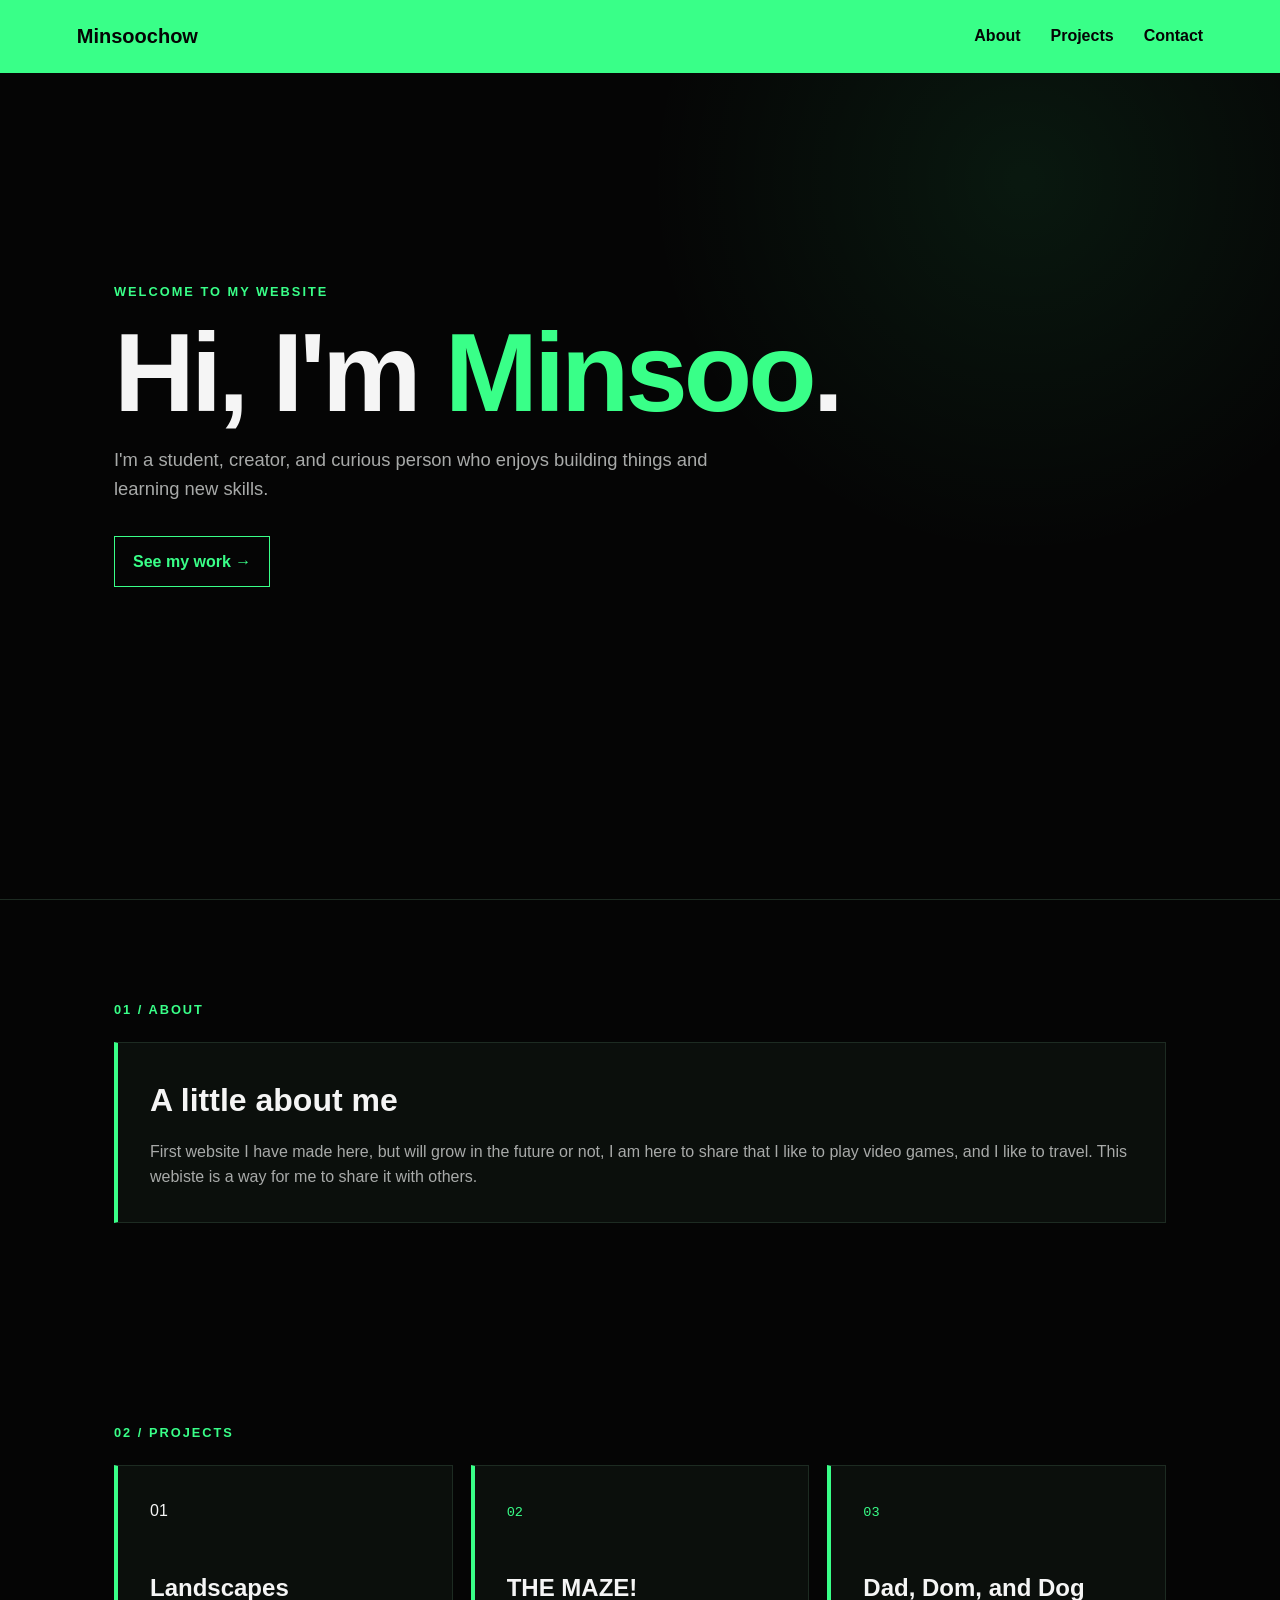
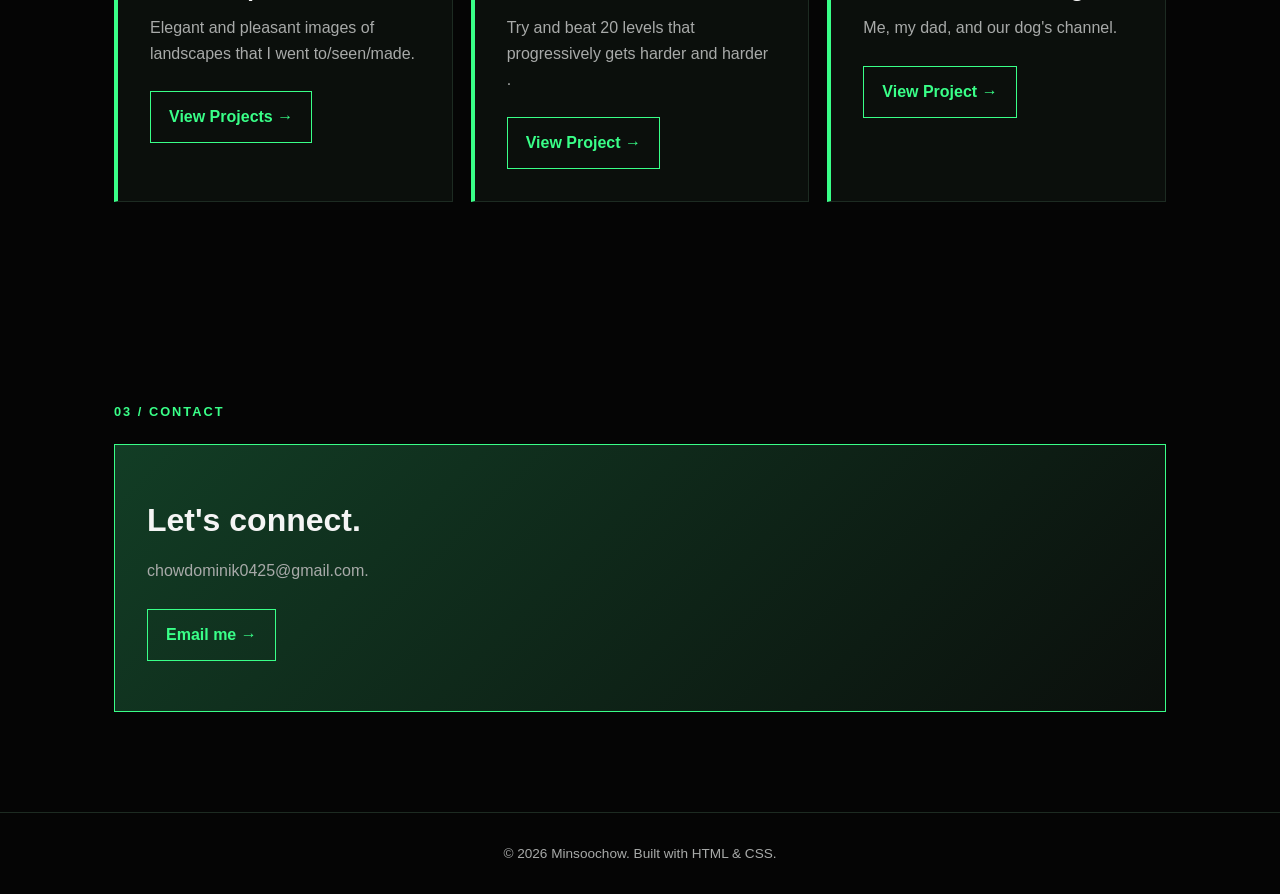
<file: index.html>
<!DOCTYPE html>
<html lang="en">
<head>
  <meta charset="UTF-8">
  <meta name="viewport" content="width=device-width, initial-scale=1.0">
  <title>Minsoochow | Personal Website</title>
  <link rel="stylesheet" href="style.css">
</head>
<body>

  <nav class="nav">
    <a href="#" class="logo">Minsoochow</a>

    <div class="nav-links">
      <a href="#about">About</a>
      <a href="#projects">Projects</a>
      <a href="#contact">Contact</a>
    </div>
  </nav>

  <header class="hero">
    <div class="hero-content">
      <p class="eyebrow">WELCOME TO MY WEBSITE</p>

      <h1>Hi, I'm <span>Minsoo</span>.</h1>

      <p class="intro">
        I'm a student, creator, and curious person who enjoys building things
        and learning new skills.
      </p>

      <a class="button" href="#projects">See my work →</a>
    </div>
  </header>
        
    </div>
  </header>

  <main>
    <section id="about" class="section">
      <p class="section-label">01 / ABOUT</p>
      <div class="card">
        <h2>A little about me</h2>
        <p>
          First website I have made here, but will grow in the future or not,
          I am here to share that I like to play video games, and I like to travel.
          This webiste is a way for me to share it with others.
        </p>
      </div>
    </section>

    <section id="projects" class="section">
      <p class="section-label">02 / PROJECTS</p>
      <div class="project-grid">
        <article class="card project">
          <span class="project-number.">01</span>
          <h3>Landscapes</h3>
          <p>Elegant and pleasant images of landscapes that I went to/seen/made.</p>
         <a class="button" href="project-one.html">View Projects →</a>
        </article>

        <article class="card project">
          <span class="project-number">02</span>
          <h3>THE MAZE!</h3>
          <p>Try and beat 20 levels that progressively gets harder and harder .</p>
         <a class="button" href="project-two.html">View Project →</a>
        </article>

        <article class="card project">
          <span class="project-number">03</span>
          <h3>Dad, Dom, and Dog</h3>
          <p>Me, my dad, and our dog's channel.</p>
          <a class="button" href="project-three.html">View Project →</a>
        </article>
      </div>
    </section>

    <section id="contact" class="section">
      <p class="section-label">03 / CONTACT</p>
      <div class="contact-box">
        <h2>Let's connect.</h2>
        <p>chowdominik0425@gmail.com.</p>
        <a class="button" href="mailto:you@example.com">Email me →</a>
      </div>
    </section>
  </main>

  <footer>
    <p>© 2026 Minsoochow. Built with HTML & CSS.</p>
  </footer>
</body>
</html>
</file>
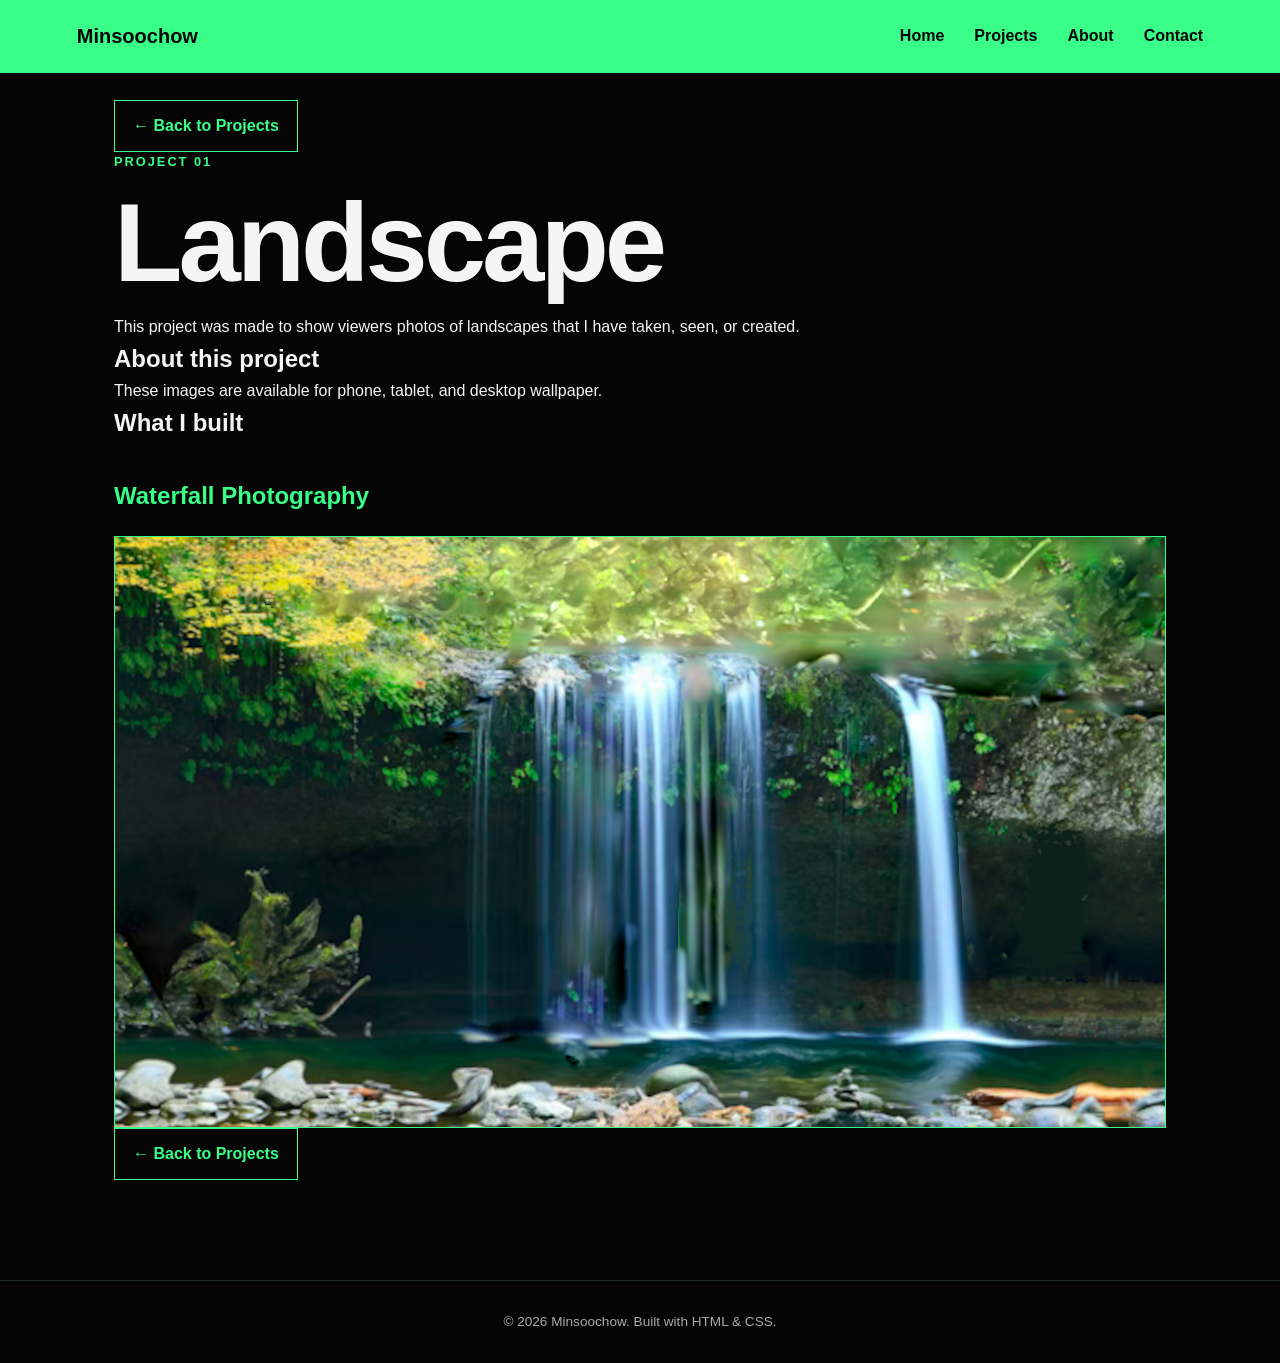
<file: project-one.html>
<!DOCTYPE html>
<html lang="en">
<head>
  <meta charset="UTF-8">
  <meta name="viewport" content="width=device-width, initial-scale=1.0">
  <title>Landscapes | Minsoochow</title>
  <link rel="stylesheet" href="style.css">
</head>

<body>
  <header>
    <nav class="nav">
      <a href="index.html" class="logo">Minsoochow</a>

      <div class="nav-links">
        <a href="index.html">Home</a>
        <a href="projects.html">Projects</a>
        <a href="index.html#about">About</a>
        <a href="index.html#contact">Contact</a>
      </div>
    </nav>
  </header>

  <main>
    <section class="section project-page">

      <a class="button" href="projects.html">
        ← Back to Projects
      </a>

      <p class="section-label">PROJECT 01</p>

      <h1>Landscape</h1>

      <p class="project-intro">
        This project was made to show viewers photos of landscapes
        that I have taken, seen, or created.
      </p>

      <div class="project-details">

        <h2>About this project</h2>

        <p>
          These images are available for phone, tablet, and desktop
          wallpaper.
        </p>

        <h2>What I built</h2>

        <section class="photo-gallery">
          <h2>Waterfall Photography</h2>

          <picture>
            <!-- Phone version -->
            <source
              media="(max-width: 600px)"
              srcset="images/waterfall-portrait.png"
            >

            <!-- Tablet version -->
            <source
              media="(max-width: 1024px)"
              srcset="images/waterfall-tablet.png"
            >

            <!-- Desktop version -->
            <img
              src="images/waterfall-wide.png"
              alt="Waterfall surrounded by lush green forest"
            >
          </picture>
        </section>

        <a class="button" href="projects.html">
          ← Back to Projects
        </a>

      </div>
    </section>
  </main>

  <footer>
    <p>© 2026 Minsoochow. Built with HTML & CSS.</p>
  </footer>
</body>
</html>
</file>
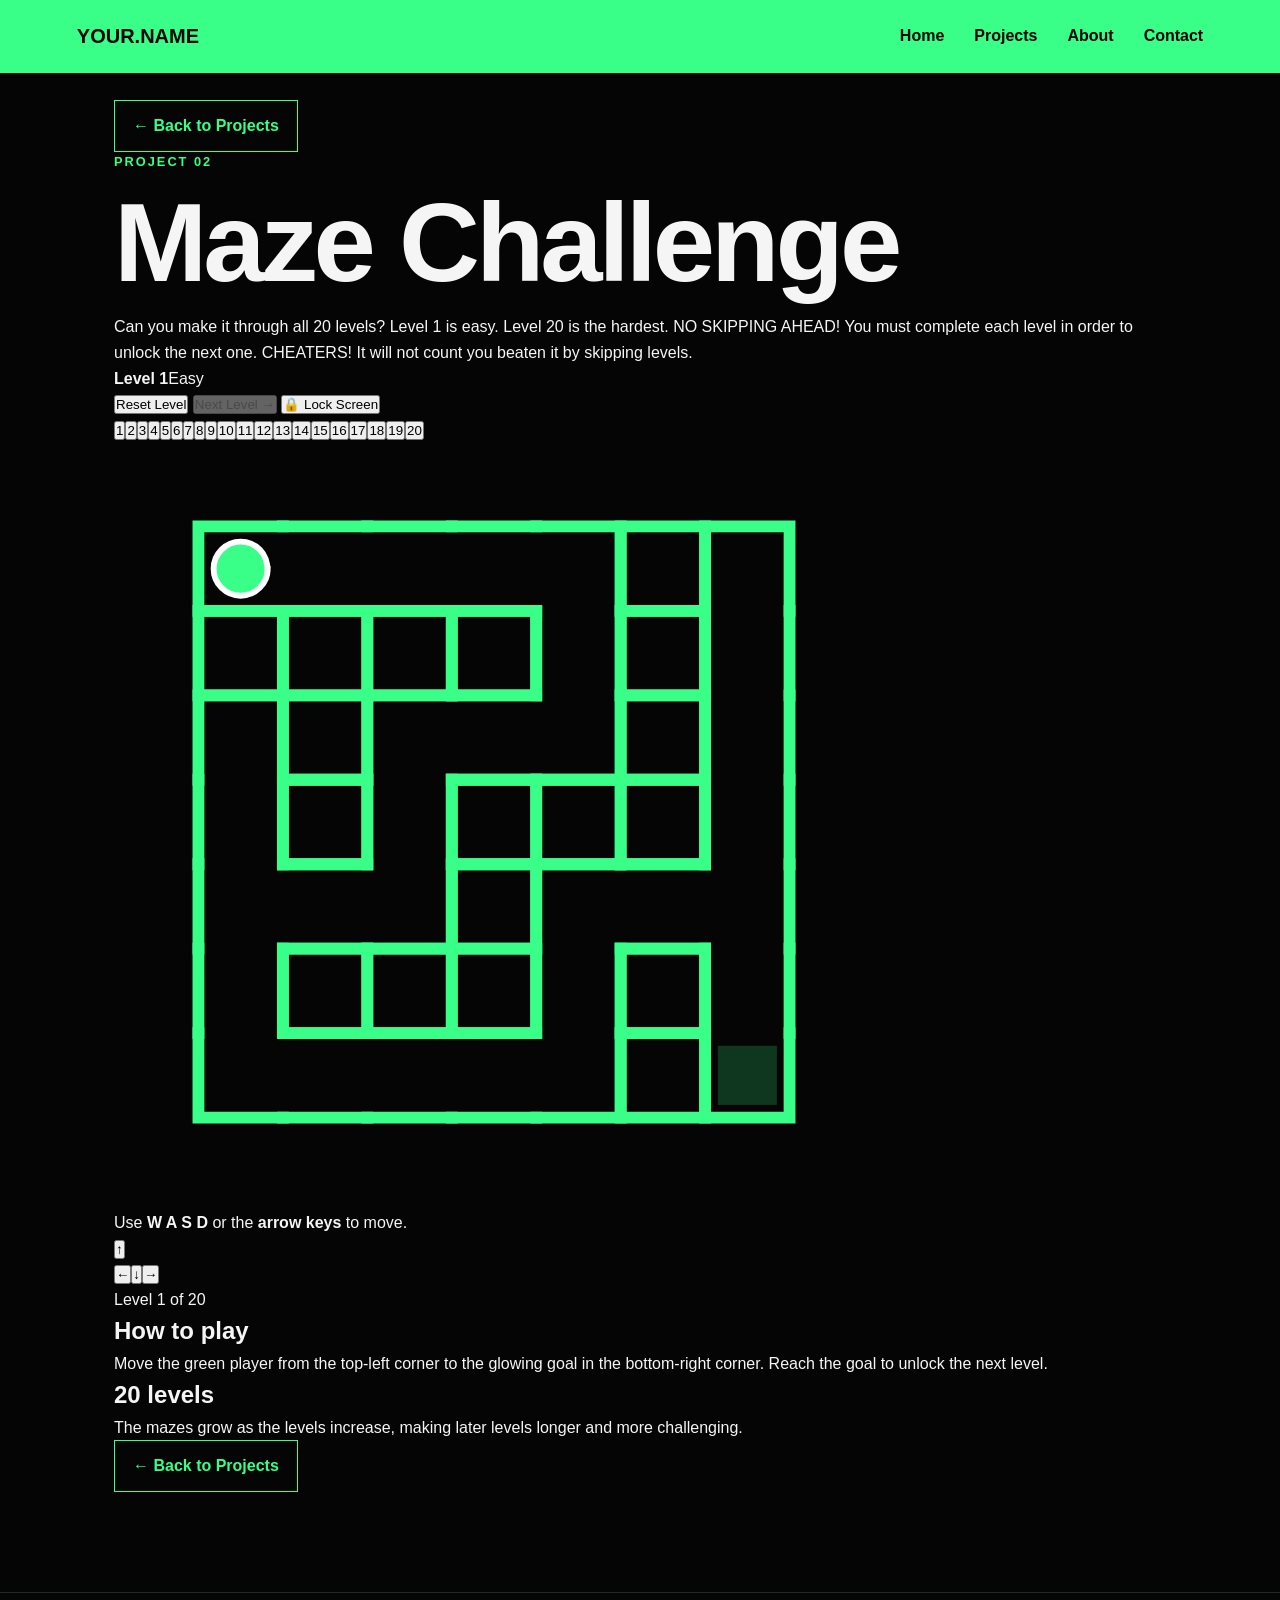
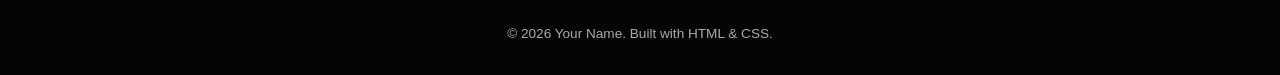
<file: project-two.html>
<!DOCTYPE html>
<html lang="en">

<head>
  <meta charset="UTF-8">
  <meta name="viewport" content="width=device-width, initial-scale=1.0">
  <title>Project Two | Maze Challenge</title>
  <link rel="stylesheet" href="style.css">
</head>

<body>
  <header>
    <nav class="nav"><a href="index.html" class="logo">YOUR.NAME</a>
      <div class="nav-links"><a href="index.html">Home</a><a href="projects.html">Projects</a><a
          href="index.html#about">About</a><a href="index.html#contact">Contact</a></div>
    </nav>
  </header>
  <main>
    <section class="section project-page maze-page">
      <a class="button" href="projects.html">← Back to Projects</a>
      <p class="section-label">PROJECT 02</p>
      <h1>Maze Challenge</h1>
      <p class="project-intro">Can you make it through all 20 levels? Level 1 is easy. Level 20 is the hardest.
        NO SKIPPING AHEAD! You must complete each level in order to unlock the next one. CHEATERS! It will not count you
        beaten it by skipping levels.</p>
      </p>

      <div class="maze-game">
        <div class="maze-topbar">
          <div><strong id="levelLabel">Level 1</strong><span id="difficultyLabel">Easy</span></div>
          <div class="maze-actions">
            <button id="resetBtn" class="maze-btn">Reset Level</button>
            <button id="nextBtn" class="maze-btn" disabled>Next Level →</button>
            <button id="lockBtn" class="maze-btn">🔒 Lock Screen</button>
          </div>
        </div>

        <div class="level-picker" id="levelPicker" aria-label="Choose a level"></div>

        <div class="maze-wrap">
          <canvas id="mazeCanvas" aria-label="Maze game"></canvas>
        </div>

        <div class="maze-status" id="status">Use <b>W A S D</b> or the <b>arrow keys</b> to move.</div>
        <div class="maze-controls">
          <button class="move-btn" data-move="up">↑</button>
          <div><button class="move-btn" data-move="left">←</button><button class="move-btn"
              data-move="down">↓</button><button class="move-btn" data-move="right">→</button></div>
        </div>
        <p class="maze-progress" id="progress">Level 1 of 20</p>
      </div>

      <div class="project-details">
        <h2>How to play</h2>
        <p>Move the green player from the top-left corner to the glowing goal in the bottom-right corner. Reach the goal
          to unlock the next level.</p>
        <h2>20 levels</h2>
        <p>The mazes grow as the levels increase, making later levels longer and more challenging.</p>
        <a class="button" href="projects.html">← Back to Projects</a>
      </div>
    </section>
  </main>
  <footer>
    <p>© 2026 Your Name. Built with HTML & CSS.</p>
  </footer>

  <script>
    const canvas = document.getElementById('mazeCanvas');
    const ctx = canvas.getContext('2d');
    const levelLabel = document.getElementById('levelLabel');
    const difficultyLabel = document.getElementById('difficultyLabel');
    const statusEl = document.getElementById('status');
    const progressEl = document.getElementById('progress');
    const resetBtn = document.getElementById('resetBtn');
    const nextBtn = document.getElementById('nextBtn');
    const lockBtn = document.getElementById('lockBtn');
    let screenLocked = false;
    const picker = document.getElementById('levelPicker');
    let level = 1, maze, player, won = false;
    let highestCompleted = 0;

    function sizeForLevel(n) { return 9 + (n - 1) * 2; }
    function difficultyForLevel(n) {
      if (n <= 5) return 'Easy';
      if (n <= 10) return 'Medium';
      if (n <= 15) return 'Hard';
      return 'Extreme';
    }

    function makeMaze(size) {
      const grid = Array.from(
        { length: size },
        () => Array.from(
          { length: size },
          () => ({
            t: 1,
            r: 1,
            b: 1,
            l: 1,
            seen: false
          })
        )
      );

      const stack = [[1, 1]];
      grid[1][1].seen = true;

      const dirs = [
        [-2, 0, 't', 'b'],
        [0, 2, 'r', 'l'],
        [2, 0, 'b', 't'],
        [0, -2, 'l', 'r']
      ];

      while (stack.length) {
        const [r, c] = stack[stack.length - 1];

        const choices = dirs.filter(([dr, dc]) => {
          const nr = r + dr;
          const nc = c + dc;

          return (
            nr > 0 &&
            nr < size - 1 &&
            nc > 0 &&
            nc < size - 1 &&
            !grid[nr][nc].seen
          );
        });

        if (!choices.length) {
          stack.pop();
          continue;
        }

        const [dr, dc, a, b] =
          choices[Math.floor(Math.random() * choices.length)];

        const nr = r + dr;
        const nc = c + dc;

        // Open the wall between the two maze cells
        grid[r][c][a] = 0;
        grid[nr][nc][b] = 0;

        // Open the corridor between them
        const mr = r + dr / 2;
        const mc = c + dc / 2;

        grid[mr][mc][a] = 0;
        grid[mr][mc][b] = 0;
        grid[mr][mc].seen = true;

        // Mark destination as visited
        grid[nr][nc].seen = true;

        stack.push([nr, nc]);
      }

      return grid;
    }


    function setupLevel(n) {
      level = n; won = false; nextBtn.disabled = true;
      const size = sizeForLevel(level); maze = makeMaze(size); player = { r: 1, c: 1 };
      levelLabel.textContent = 'Level ' + level; difficultyLabel.textContent = difficultyForLevel(level);
      progressEl.textContent = 'Level ' + level + ' of 20';
      statusEl.innerHTML = 'Use <b>W A S D</b> or the <b>arrow keys</b> to move.';
      buildPicker(); resizeCanvas(); draw();
    }

    function buildPicker() {
      picker.innerHTML = '';
      for (let i = 1; i <= 20; i++) { const b = document.createElement('button'); b.textContent = i; b.className = 'level-btn' + (i === level ? ' active' : ''); b.onclick = () => setupLevel(i); picker.appendChild(b); }
    }

    function resizeCanvas() { const max = Math.min(760, Math.max(280, document.querySelector('.maze-wrap').clientWidth - 4)); canvas.width = max; canvas.height = max; }
    function draw() {
      if (!maze) return; const size = maze.length, cell = canvas.width / size; ctx.clearRect(0, 0, canvas.width, canvas.height);
      ctx.fillStyle = '#050505'; ctx.fillRect(0, 0, canvas.width, canvas.height);
      ctx.strokeStyle = '#39ff88'; ctx.lineWidth = Math.max(2, cell * 0.14); ctx.lineCap = 'square';
      for (let r = 1; r < size - 1; r++) for (let c = 1; c < size - 1; c++) { const x = c * cell, y = r * cell, w = cell, h = cell, m = maze[r][c]; ctx.beginPath(); if (m.t) { ctx.moveTo(x, y); ctx.lineTo(x + w, y) } if (m.r) { ctx.moveTo(x + w, y); ctx.lineTo(x + w, y + h) } if (m.b) { ctx.moveTo(x, y + h); ctx.lineTo(x + w, y + h) } if (m.l) { ctx.moveTo(x, y); ctx.lineTo(x, y + h) } ctx.stroke(); }
      const goalR = size - 2, goalC = size - 2; ctx.fillStyle = '#39ff88'; ctx.globalAlpha = .2; ctx.fillRect(goalC * cell + cell * .15, goalR * cell + cell * .15, cell * .7, cell * .7); ctx.globalAlpha = 1;
      ctx.fillStyle = '#39ff88'; ctx.beginPath(); ctx.arc(player.c * cell + cell / 2, player.r * cell + cell / 2, cell * .32, 0, Math.PI * 2); ctx.fill();
      ctx.strokeStyle = '#fff'; ctx.lineWidth = Math.max(1, cell * .07); ctx.stroke();
    }

    function move(dr, dc) {
      if (won) return;

      const r = player.r;
      const c = player.c;
      const m = maze[r][c];

      // The maze passages are 2 cells apart,
      // so move 2 cells at a time.
      if (dr === -1 && m.t) return;
      if (dr === 1 && m.b) return;
      if (dc === -1 && m.l) return;
      if (dc === 1 && m.r) return;

      player.r += dr * 2;
      player.c += dc * 2;

      draw();

      if (
        player.r === maze.length - 2 &&
        player.c === maze.length - 2
      ) {

        // Level 20 only counts if Levels 1-19 were completed
        if (level === 20 && highestCompleted < 19) {
          won = true;
          nextBtn.disabled = true;

          statusEl.innerHTML =
            '<b>🔒 Level 20 does not count yet!</b><br>' +
            'Complete Levels 1-19 first to beat the full challenge.';
          return;
        }

        // Record this level as completed
        highestCompleted = Math.max(highestCompleted, level);

        won = true;

        if (level < 20) {
          nextBtn.disabled = false;

          statusEl.innerHTML =
            '<b>Level complete!</b> Click “Next Level →” to continue.';
        } else {
          nextBtn.disabled = true;

          statusEl.innerHTML =
            '<b>🏆 You beat all 20 levels!</b>';
        }
      }
    }


    document.addEventListener('keydown', e => {
      const k = e.key.toLowerCase();
      const moves = {
        arrowup: [-1, 0],
        w: [-1, 0],
        arrowdown: [1, 0],
        s: [1, 0],
        arrowleft: [0, -1],
        a: [0, -1],
        arrowright: [0, 1],
        d: [0, 1]
      };

      if (moves[k]) {
        e.preventDefault();
        move(...moves[k]);
      }
    });


    resetBtn.onclick = () => setupLevel(level);
    nextBtn.onclick = () => {
      if (level < 20 && level === highestCompleted) {
        setupLevel(level + 1);
      }
    };

    lockBtn.onclick = () => {
      screenLocked = !screenLocked;

      if (screenLocked) {
        document.body.style.overflow = 'hidden';
        lockBtn.textContent = '🔓 Unlock Screen';
        lockBtn.classList.add('active');
      } else {
        document.body.style.overflow = '';
        lockBtn.textContent = '🔒 Lock Screen';
        lockBtn.classList.remove('active');
      }
    };

    document.querySelectorAll('.move-btn').forEach(b => {
      b.addEventListener('click', () => {
        const m = b.dataset.move;
        const d = {
          up: [-1, 0],
          down: [1, 0],
          left: [0, -1],
          right: [0, 1]
        }[m];
        move(...d);
      });
    });
    window.addEventListener('resize', () => {
      resizeCanvas();
      draw();
    });
    setupLevel(1);
  </script>
</body>

</html>
</file>
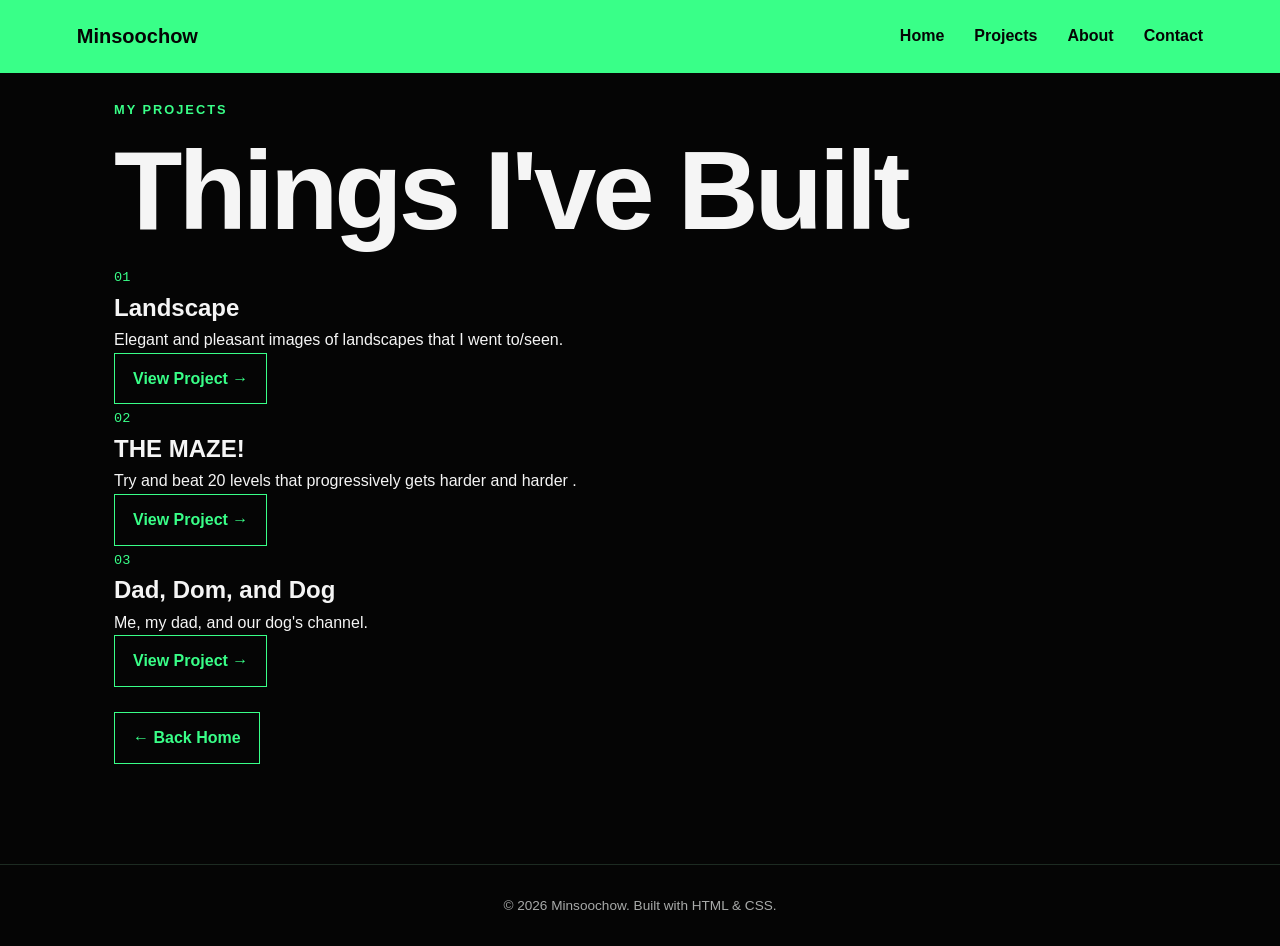
<file: projects.html>
<!DOCTYPE html>
<html lang="en">
<head>
  <meta charset="UTF-8">
  <meta name="viewport" content="width=device-width, initial-scale=1.0">
  <title>Minsoochow | Projects</title>
  <link rel="stylesheet" href="style.css">
</head>
<body>
  <header>
    <nav class="nav">
      <a href="index.html" class="logo">Minsoochow</a>
      <div class="nav-links">
        <a href="index.html">Home</a>
        <a href="projects.html">Projects</a>
        <a href="index.html#about">About</a>
        <a href="index.html#contact">Contact</a>
      </div>
    </nav>
  </header>
  <main>
    <section class="section projects-page">
      <p class="section-label">MY PROJECTS</p>
      <h1>Things I've Built</h1>
      <!-- EDIT OR COPY THESE PROJECTS TO ADD YOUR OWN -->
      <article class="project-item">
        <span class="project-number">01</span>
        <div>
          <h2>Landscape</h2>
          <p><p>Elegant and pleasant images of landscapes that I went to/seen.</p>
          <!-- This opens project-one.html in the SAME browser tab -->
          <a class="button" href="project-one.html">View Project →</a>
        </div>
      </article>
      <article class="project-item">
        <span class="project-number">02</span>
        <div>
          <h2>THE MAZE!</h2>
          <p>Try and beat 20 levels that progressively gets harder and harder .</p>
          <a class="button" href="project-two.html">View Project →</a>
        </div>
      </article>
      <article class="project-item">
        <span class="project-number">03</span>
        <div>
          <h2>Dad, Dom, and Dog</h2>
          <p>Me, my dad, and our dog's channel.</p>
          <a class="button" href="project-three.html">View Project →</a>
        </div>
      </article>
      <br>
      <a class="button" href="index.html">← Back Home</a>
    </section>
  </main>
  <footer><p>© 2026 Minsoochow. Built with HTML & CSS.</p></footer>
</body>
</html>
</file>
<file: style.css>
/* ===== Base ===== */
* {
  box-sizing: border-box;
  margin: 0;
  padding: 0;
}

:root {
  --black: #050505;
  --dark: #0b0f0c;
  --green: #39ff88;
  --green-dark: #123d25;
  --white: #f5f5f5;
  --gray: #a8aaa9;
  --border: #1d2b22;
}

html {
  scroll-behavior: smooth;
}

body {
  background: var(--black);
  color: var(--white);
  font-family: Arial, Helvetica, sans-serif;
  line-height: 1.6;
}

a {
  color: inherit;
  text-decoration: none;
}

/* ===== Navigation ===== */
/* Entire sticky banner */
.nav {
  position: fixed;
  top: 0;
  left: 0;
  right: 0;
  z-index: 1000;

  display: flex;
  align-items: center;
  justify-content: space-between;

  width: 100%;
  box-sizing: border-box;
  padding: 20px 6%;

  background: var(--green);
  border-bottom: 1px solid var(--green);
}

/* Website title */
.logo {
  color: var(--black);
  font-size: 1.25rem;
  font-weight: bold;
  text-decoration: none;
}

/* Navigation links */
.nav-links {
  display: flex;
  gap: 30px;
}

.nav-links a {
  color: var(--black);
  text-decoration: none;
  font-weight: 600;
  transition: opacity 0.2s ease;
}

.nav-links a:hover {
  opacity: 0.6;
}

/* Prevent the banner from covering the hero */
.hero {
  padding-top: 120px;
}

/* ===== Hero ===== */
.hero {
  min-height: 100vh;
  border-bottom: 1px solid var(--border);
  background:
    radial-gradient(circle at 80% 20%, rgba(57, 255, 136, 0.08), transparent 30%),
    var(--black);
}

.hero-content {
  max-width: 1100px;
  margin: 0 auto;
  padding: 18vh 24px 12vh;
}

.eyebrow,
.section-label {
  color: var(--green);
  font-size: 0.8rem;
  font-weight: 700;
  letter-spacing: 2px;
}

h1 {
  max-width: 850px;
  margin: 18px 0;
  font-size: clamp(3.5rem, 9vw, 7rem);
  line-height: 0.95;
  letter-spacing: -4px;
}

h1 span {
  color: var(--green);
}

.intro {
  max-width: 600px;
  margin-bottom: 32px;
  color: var(--gray);
  font-size: 1.15rem;
}

.button {
  display: inline-block;
  padding: 12px 18px;
  border: 1px solid var(--green);
  color: var(--green);
  font-weight: 700;
  transition: 0.2s ease;
}

.button:hover {
  background: var(--green);
  color: var(--black);
}

/* ===== Sections ===== */
.section {
  max-width: 1100px;
  margin: 0 auto;
  padding: 100px 24px;
}

.card {
  margin-top: 22px;
  padding: 32px;
  border: 1px solid var(--border);
  border-left: 4px solid var(--green);
  background: var(--dark);
}

.card h2,
.contact-box h2 {
  margin-bottom: 12px;
  font-size: 2rem;
}

.card p {
  color: var(--gray);
}

.project-grid {
  display: grid;
  grid-template-columns: repeat(3, 1fr);
  gap: 18px;
}

.project {
  min-height: 260px;
  position: relative;
}

.project-number {
  color: var(--green);
  font-family: monospace;
  font-size: 0.85rem;
}

.project h3 {
  margin: 45px 0 8px;
  font-size: 1.5rem;
}

.project a {
  display: inline-block;
  margin-top: 25px;
  color: var(--green);
}

.contact-box {
  margin-top: 22px;
  padding: 50px 32px;
  border: 1px solid var(--green);
  background: linear-gradient(135deg, var(--green-dark), var(--dark));
}

.contact-box p {
  margin-bottom: 25px;
  color: var(--gray);
}

/* ===== Footer ===== */
footer {
  padding: 30px 24px;
  border-top: 1px solid var(--border);
  text-align: center;
  color: var(--gray);
  font-size: 0.85rem;
}

/* ===== Mobile ===== */
@media (max-width: 700px) {
  .nav {
    align-items: flex-start;
    gap: 20px;
  }

  .nav-links {
    flex-direction: column;
    gap: 8px;
    text-align: right;
  }

  h1 {
    letter-spacing: -2px;
  }

  .project-grid {
    grid-template-columns: 1fr;
  }

  .section {
    padding: 70px 20px;
  }
}/* Dad, Dom, and Dog show icon */
.show-icon {
  width: 160px;
  height: 160px;
  object-fit: cover;
  border-radius: 50%;
  display: block;
  margin-bottom: 20px;
}

.video-container {
  width: 100%;
  max-width: 900px;
  aspect-ratio: 16 / 9;
  margin-top: 20px;
  background: #000;
  overflow: hidden;
}

.video-container iframe {
  width: 100%;
  height: 100%;
  border: 0;
  display: block;
}
/* ===== Project 1 Photo Gallery ===== */

.photo-gallery {
  margin-top: 35px;
}

.photo-gallery h2 {
  color: var(--green);
  margin-bottom: 20px;
}

.photo-grid {
  display: grid;
  grid-template-columns: repeat(auto-fit, minmax(260px, 1fr));
  gap: 22px;
}

.photo-grid figure {
  margin: 0;
  padding: 14px;
  background: #050505;
  border: 1px solid var(--border);
  transition: transform 0.25s ease, border-color 0.25s ease;
}

.photo-grid figure:hover {
  transform: translateY(-6px);
  border-color: var(--green);
}

.photo-grid img {
  display: block;
  width: 100%;
  height: 330px;
  object-fit: cover;
}

.photo-grid figcaption {
  margin-top: 12px;
  color: var(--gray);
  text-align: center;
  font-size: 0.9rem;
}.photo-gallery {
  margin-top: 35px;
}

.photo-gallery h2 {
  color: var(--green);
  margin-bottom: 20px;
}

.photo-gallery picture {
  display: block;
  width: 100%;
}

.photo-gallery picture img {
  display: block;
  width: 100%;
  max-height: 750px;
  object-fit: contain;
  border: 1px solid var(--green);
  background: #000;
}/* Sticky top banner */
.top-banner {
  position: sticky;
  top: 0;
  z-index: 1000;

  width: 100%;
  padding: 18px 25px;

  background: var(--black);
  color: white;
  border-bottom: 1px solid var(--green);

  text-align: center;
}

/* Optional banner text */
.top-banner h1 {
  margin: 0;
  color: var(--green);
  font-size: 1.5rem;
}

.top-banner p {
  margin: 5px 0 0;
  color: white;
}
</file>
